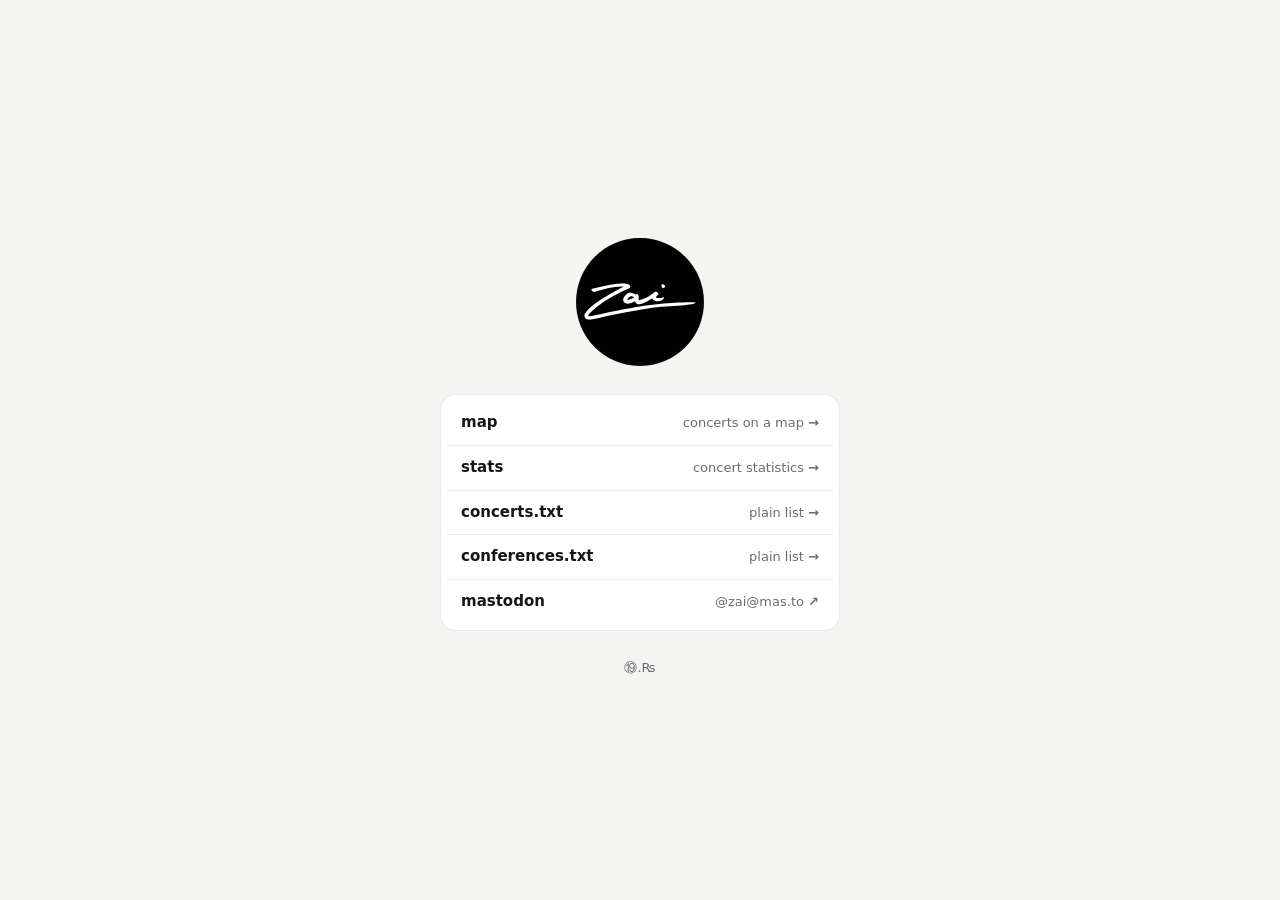
<file: index.html>
<!--
alert(1);alert(document.domain);prompt(1);/*
--><!doctype html>
<html lang="en">
<head>
  <meta charset="utf-8">
  <meta name="viewport" content="width=device-width, initial-scale=1, viewport-fit=cover">
  <!--meta http-equiv="refresh" content="1;url=https://z.ai">
  <script type="text/javascript">
    window.location.href = "https://z.ai"
  </script-->
  <title>⑲.₨</title>
  <link rel="icon" href="img/zai-site-logo.svg" type="image/svg+xml">
  <style>
:root {
  --bg: #f4f4f2;
  --surface: #ffffff;
  --text: #16161a;
  --muted: #6b6b75;
  --line: rgba(0, 0, 0, 0.08);
  --hover: rgba(0, 0, 0, 0.045);
  --accent: #e5484d;
  --radius: 16px;
  --font: ui-sans-serif, system-ui, -apple-system, "Segoe UI", Roboto, "Helvetica Neue", Arial, sans-serif;
  color-scheme: light;
}

@media (prefers-color-scheme: dark) {
  :root {
    --bg: #1b1b1f;
    --surface: #1f1f24;
    --text: #ececf1;
    --muted: #9a9aa5;
    --line: rgba(255, 255, 255, 0.09);
    --hover: rgba(255, 255, 255, 0.06);
    --accent: #ff6369;
    color-scheme: dark;
  }
  .logo { filter: invert(1); }
}

* { box-sizing: border-box; }

html, body {
  margin: 0;
  background: var(--bg);
  color: var(--text);
  font: 15px/1.45 var(--font);
  -webkit-font-smoothing: antialiased;
}

body {
  min-height: 100vh;
  min-height: 100dvh;
  display: flex;
  flex-direction: column;
  align-items: center;
  justify-content: center;
  padding: 48px max(16px, env(safe-area-inset-right)) 32px max(16px, env(safe-area-inset-left));
}

main {
  width: 100%;
  max-width: 400px;
}

.top {
  display: flex;
  justify-content: center;
  margin-bottom: 28px;
}

h1 { margin: 0; line-height: 0; }

.logo {
  width: 128px;
  height: 128px;
}

.links {
  list-style: none;
  margin: 0;
  padding: 6px;
  background: var(--surface);
  border: 1px solid var(--line);
  border-radius: var(--radius);
}

.links a {
  display: flex;
  align-items: baseline;
  justify-content: space-between;
  gap: 12px;
  padding: 11px 14px;
  border-radius: 10px;
  color: inherit;
  text-decoration: none;
}
.links a:hover, .links a:focus-visible { background: var(--hover); outline: none; }
.links a:hover .arrow { color: var(--accent); transform: translateX(2px); }

.links span { font-weight: 550; }
.links small {
  color: var(--muted);
  font-size: 13px;
  text-align: right;
}
.arrow {
  color: var(--muted);
  transition: transform 0.15s, color 0.15s;
}

.links li + li { border-top: 1px solid var(--line); }
.links li:hover + li, .links li:hover { border-color: transparent; }

footer {
  margin-top: 28px;
  color: var(--muted);
  font-size: 13px;
  text-align: center;
}
footer a { color: inherit; text-decoration: none; }
footer a:hover { color: var(--text); }
  </style>
</head>
<body>
<main>
  <header class="top">
    <h1><img class="logo" src="img/zai-site-logo.svg" alt="⑲.₨"></h1>
  </header>

  <ul class="links">
    <li><a href="/map.html"><span>map</span> <small>concerts on a map <span class="arrow">→</span></small></a></li>
    <li><a href="/stats.html"><span>stats</span> <small>concert statistics <span class="arrow">→</span></small></a></li>
    <li><a href="/concerts.txt"><span>concerts.txt</span> <small>plain list <span class="arrow">→</span></small></a></li>
    <li><a href="/conferences.txt"><span>conferences.txt</span> <small>plain list <span class="arrow">→</span></small></a></li>
    <li><a href="https://mas.to/@zai" rel="me"><span>mastodon</span> <small>@zai@mas.to <span class="arrow">↗</span></small></a></li>
  </ul>
</main>

<footer>
  <a href="https://⑲.₨">⑲.₨</a><!--a href="https://⒚₨">⒚₨</a-->
</footer>
</body>
</html>
<!--*/-->
</file>
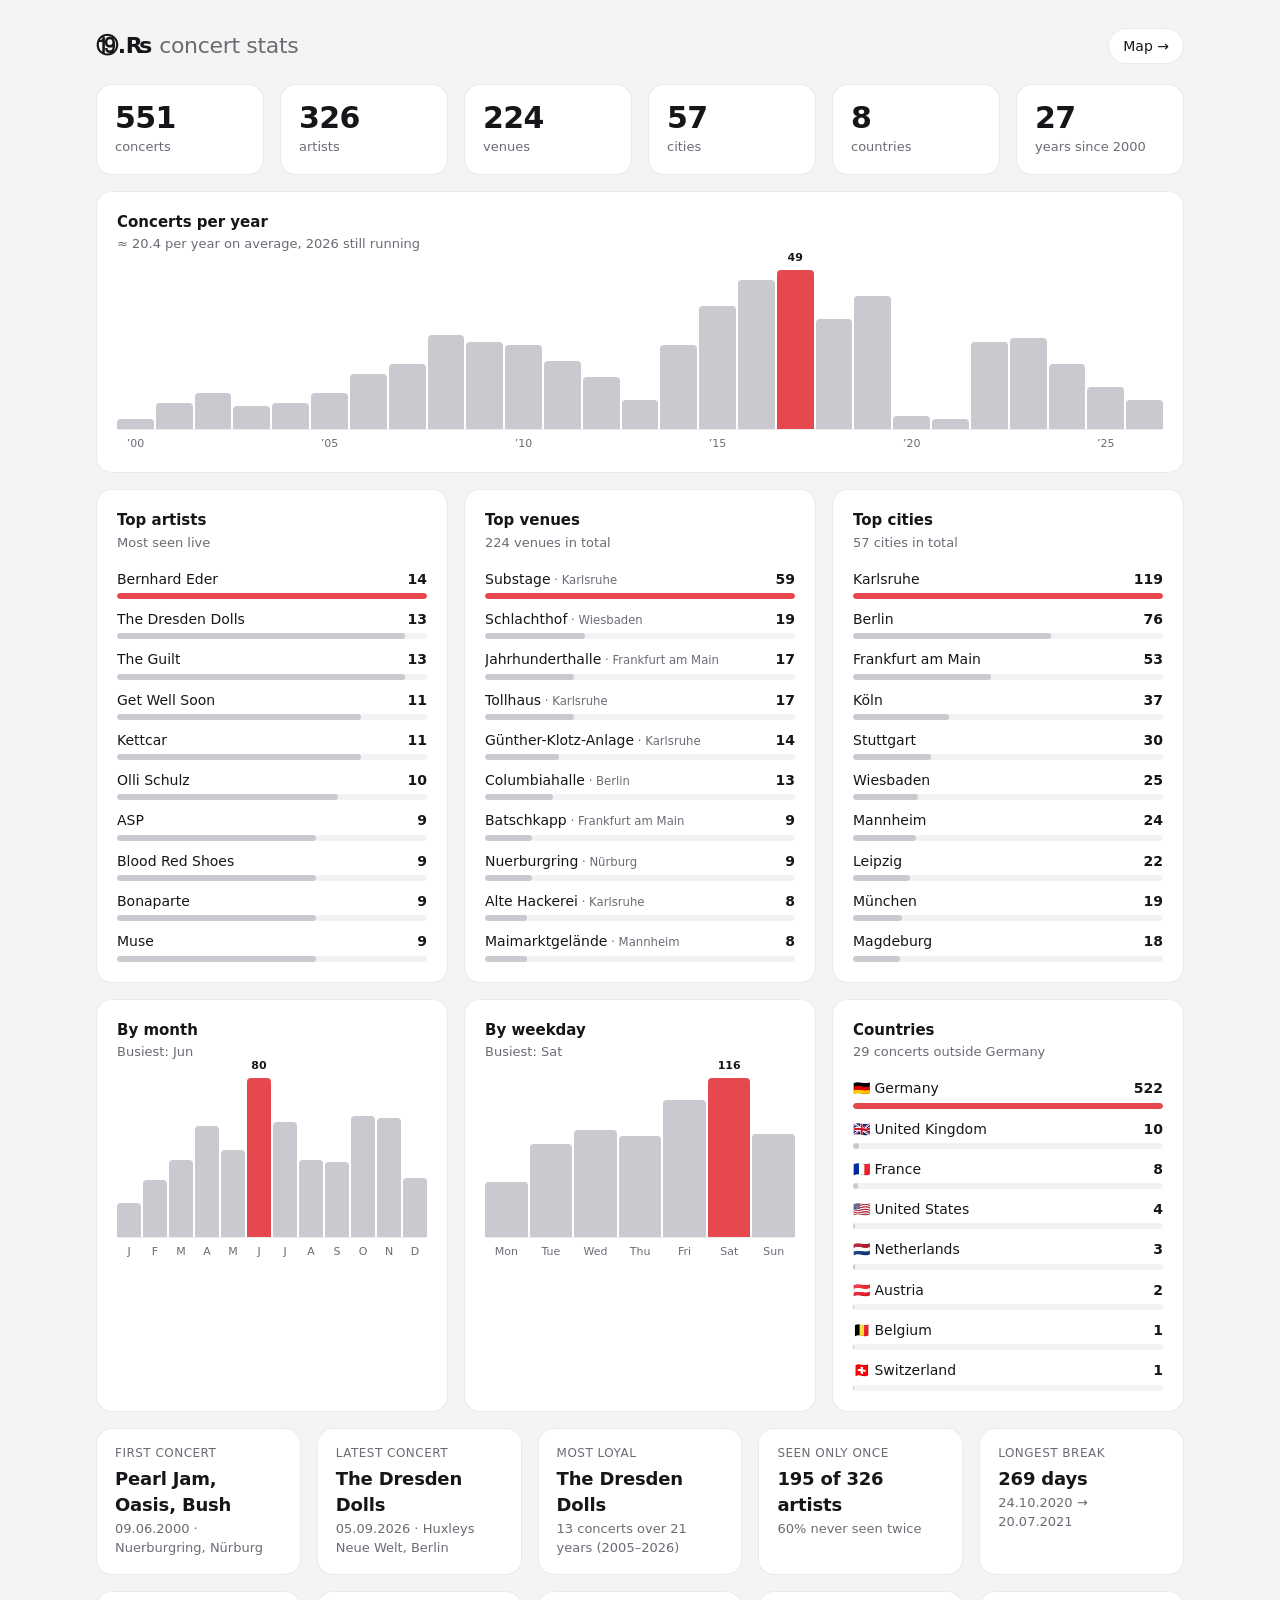
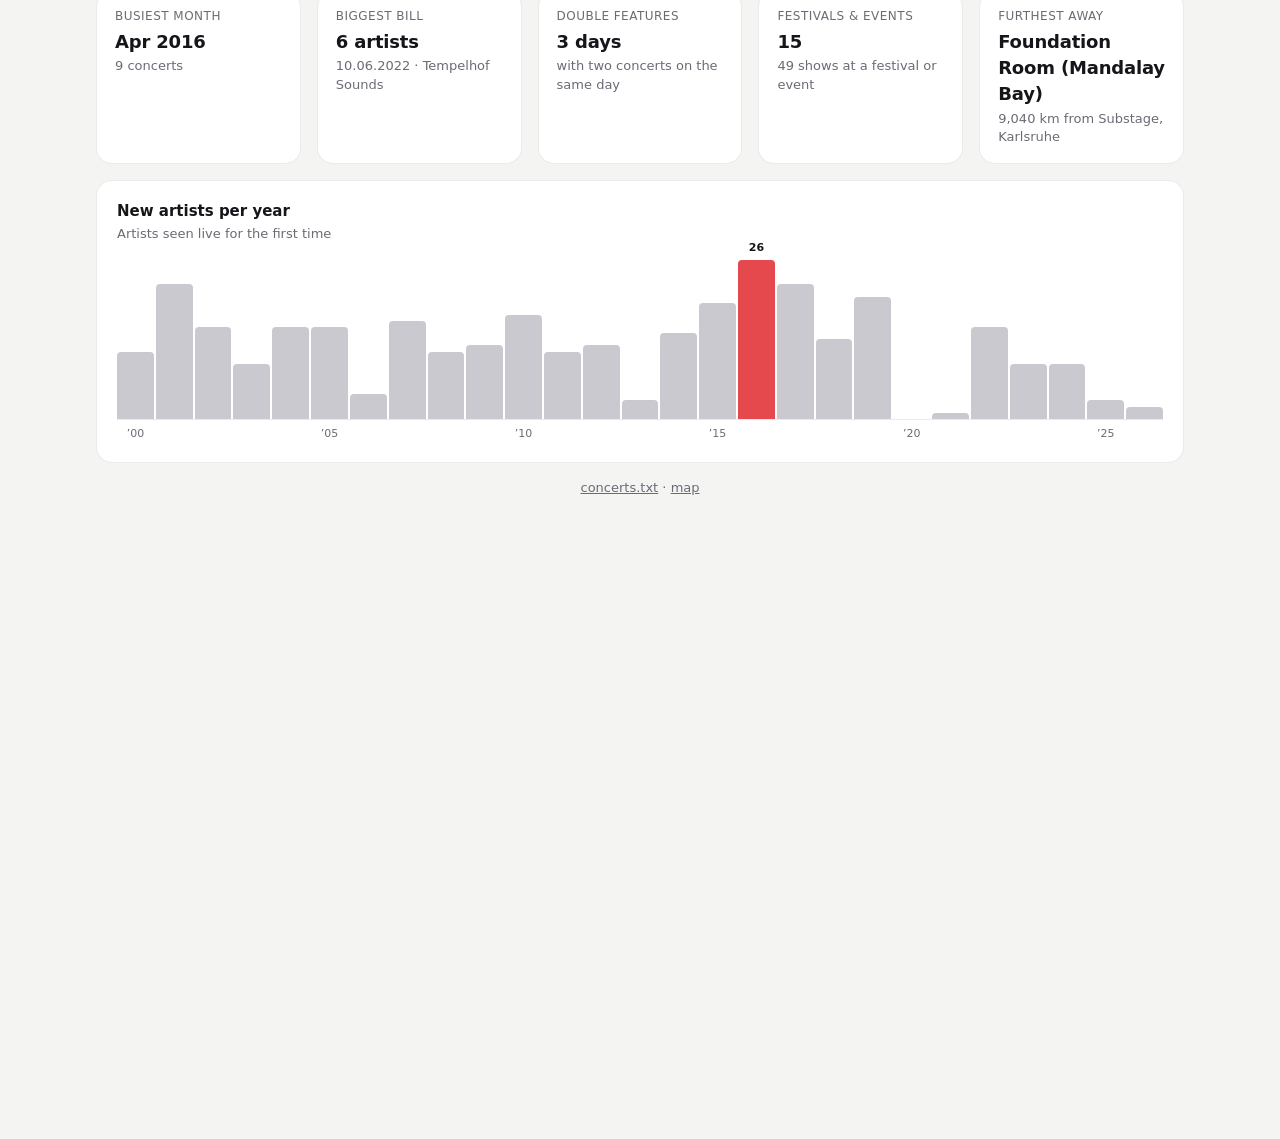
<file: stats.html>
<!doctype html>
<html lang="en">
<head>
  <meta charset="utf-8">
  <meta name="viewport" content="width=device-width, initial-scale=1, viewport-fit=cover">
  <title>Concert Stats · ⑲.₨</title>
  <meta name="description" content="Statistics about every concert I've been to.">
  <link rel="icon" href="img/zai-site-logo.svg" type="image/svg+xml">
  <link rel="stylesheet" href="stats.css">
</head>
<body>
  <header class="top">
    <h1><a href="/">⑲.₨</a> <span>concert stats</span></h1>
    <a class="pill" href="map.html">Map →</a>
  </header>

  <main id="main">
    <p id="status" class="muted">Loading…</p>
  </main>

  <div id="tip" class="tip" role="status" hidden></div>

  <script src="data.js"></script>
  <script src="stats.js"></script>
</body>
</html>
</file>
<file: stats.css>
:root {
  --bg: #f4f4f2;
  --surface-solid: #ffffff;
  --text: #16161a;
  --muted: #6b6b75;
  --line: rgba(0, 0, 0, 0.08);
  --hover: rgba(0, 0, 0, 0.045);
  --track: rgba(0, 0, 0, 0.05);
  --bar: #c9c9cf;
  --accent: #e5484d;
  --accent-soft: rgba(229, 72, 77, 0.16);
  --shadow: 0 8px 32px rgba(0, 0, 0, 0.12), 0 1px 3px rgba(0, 0, 0, 0.08);
  --radius: 16px;
  --font: ui-sans-serif, system-ui, -apple-system, "Segoe UI", Roboto, "Helvetica Neue", Arial, sans-serif;
  color-scheme: light;
}

@media (prefers-color-scheme: dark) {
  :root {
    --bg: #1b1b1f;
    --surface-solid: #1f1f24;
    --text: #ececf1;
    --muted: #9a9aa5;
    --line: rgba(255, 255, 255, 0.09);
    --hover: rgba(255, 255, 255, 0.06);
    --track: rgba(255, 255, 255, 0.05);
    --bar: #4a4a53;
    --accent: #ff6369;
    --accent-soft: rgba(255, 99, 105, 0.2);
    --shadow: 0 8px 32px rgba(0, 0, 0, 0.5), 0 1px 3px rgba(0, 0, 0, 0.4);
    color-scheme: dark;
  }
}

* { box-sizing: border-box; }

[hidden] { display: none !important; }

html, body {
  margin: 0;
  background: var(--bg);
  color: var(--text);
  font: 15px/1.45 var(--font);
  -webkit-font-smoothing: antialiased;
}

a { color: inherit; }

.muted { color: var(--muted); }

.visually-hidden {
  position: absolute; width: 1px; height: 1px; overflow: hidden;
  clip: rect(0 0 0 0); white-space: nowrap;
}

/* ---------- layout ---------- */

.top, main {
  max-width: 1120px;
  margin: 0 auto;
  padding-left: max(16px, env(safe-area-inset-left));
  padding-right: max(16px, env(safe-area-inset-right));
}

.top {
  display: flex;
  align-items: center;
  justify-content: space-between;
  gap: 12px;
  padding-top: 28px;
  padding-bottom: 20px;
}

h1 {
  margin: 0;
  font-size: 22px;
  font-weight: 650;
  letter-spacing: -0.015em;
}
h1 a { text-decoration: none; }
h1 span { color: var(--muted); font-weight: 500; }

.pill {
  flex: none;
  padding: 7px 14px;
  border: 1px solid var(--line);
  border-radius: 999px;
  background: var(--surface-solid);
  font-size: 14px;
  text-decoration: none;
}
.pill:hover { background: var(--hover); }

main { padding-bottom: 48px; }

.grid {
  display: grid;
  grid-template-columns: repeat(auto-fit, minmax(min(100%, 320px), 1fr));
  gap: 16px;
  margin-bottom: 16px;
}

.card {
  min-width: 0;
  padding: 20px;
  background: var(--surface-solid);
  border: 1px solid var(--line);
  border-radius: var(--radius);
}
.card.wide { grid-column: 1 / -1; }

.card h2 {
  margin: 0 0 2px;
  font-size: 15px;
  font-weight: 600;
}
.card .sub {
  margin: 0 0 16px;
  font-size: 13px;
  color: var(--muted);
}

/* ---------- headline tiles ---------- */

.tiles {
  display: grid;
  grid-template-columns: repeat(auto-fit, minmax(min(100%, 140px), 1fr));
  gap: 16px;
  margin-bottom: 16px;
}

.tile {
  padding: 16px 18px;
  background: var(--surface-solid);
  border: 1px solid var(--line);
  border-radius: var(--radius);
}
.tile b {
  display: block;
  font-size: 30px;
  font-weight: 650;
  letter-spacing: -0.02em;
  line-height: 1.15;
  font-variant-numeric: tabular-nums;
}
.tile span { font-size: 13px; color: var(--muted); }

/* ---------- vertical bar chart ---------- */

.columns {
  --h: 160px;
  display: flex;
  align-items: flex-end;
  gap: 2px;
  height: var(--h);
  border-bottom: 1px solid var(--line);
}

.col {
  position: relative;
  flex: 1 1 0;
  min-width: 0;
  height: 100%;
  display: flex;
  align-items: flex-end;
  cursor: default;
}
.col i {
  display: block;
  width: 100%;
  min-height: 0;
  background: var(--bar);
  border-radius: 4px 4px 0 0;
  transition: background 0.15s;
}
.col.peak i, .col:hover i, .col.active i { background: var(--accent); }

.col .val {
  position: absolute;
  left: 50%;
  transform: translateX(-50%);
  font-size: 11px;
  font-weight: 600;
  color: var(--text);
  font-variant-numeric: tabular-nums;
  white-space: nowrap;
}

.axis {
  display: flex;
  gap: 2px;
  margin-top: 6px;
  font-size: 11px;
  color: var(--muted);
  font-variant-numeric: tabular-nums;
}
.axis span { flex: 1 1 0; min-width: 0; text-align: center; white-space: nowrap; }

/* ---------- horizontal bar list ---------- */

.bars { list-style: none; margin: 0; padding: 0; }

.bars li + li { margin-top: 10px; }

.bars .row {
  display: flex;
  justify-content: space-between;
  gap: 12px;
  font-size: 14px;
  margin-bottom: 4px;
}
.bars .name {
  min-width: 0;
  overflow: hidden;
  text-overflow: ellipsis;
  white-space: nowrap;
}
.bars a.name { text-decoration: none; }
.bars a.name:hover { text-decoration: underline; text-underline-offset: 2px; }
.bars .name small { color: var(--muted); }
.bars .num { flex: none; font-weight: 600; font-variant-numeric: tabular-nums; }

.track {
  height: 6px;
  background: var(--track);
  border-radius: 4px;
  overflow: hidden;
}
.track i {
  display: block;
  height: 100%;
  background: var(--bar);
  border-radius: 4px;
}
.bars li:first-child .track i { background: var(--accent); }

/* ---------- facts ---------- */

.facts {
  display: grid;
  grid-template-columns: repeat(auto-fit, minmax(min(100%, 190px), 1fr));
  gap: 16px;
  margin-bottom: 16px;
}

.fact {
  padding: 16px 18px;
  background: var(--surface-solid);
  border: 1px solid var(--line);
  border-radius: var(--radius);
}
.fact span { display: block; font-size: 12px; color: var(--muted); text-transform: uppercase; letter-spacing: 0.04em; }
.fact b { display: block; margin: 4px 0 2px; font-size: 18px; font-weight: 650; letter-spacing: -0.01em; }
.fact p { margin: 0; font-size: 13px; color: var(--muted); }

/* ---------- tooltip ---------- */

.tip {
  position: fixed;
  z-index: 10;
  pointer-events: none;
  padding: 6px 10px;
  background: var(--surface-solid);
  border: 1px solid var(--line);
  border-radius: 8px;
  box-shadow: var(--shadow);
  font-size: 13px;
  white-space: nowrap;
  transform: translate(-50%, calc(-100% - 10px));
}
.tip b { font-variant-numeric: tabular-nums; }

footer {
  margin-top: 8px;
  font-size: 13px;
  color: var(--muted);
  text-align: center;
}

@media (max-width: 520px) {
  .top { padding-top: 20px; padding-bottom: 14px; }
  h1 { font-size: 19px; }
  .card { padding: 16px; }
  .columns { --h: 130px; }
  .tile b { font-size: 26px; }
}
</file>
